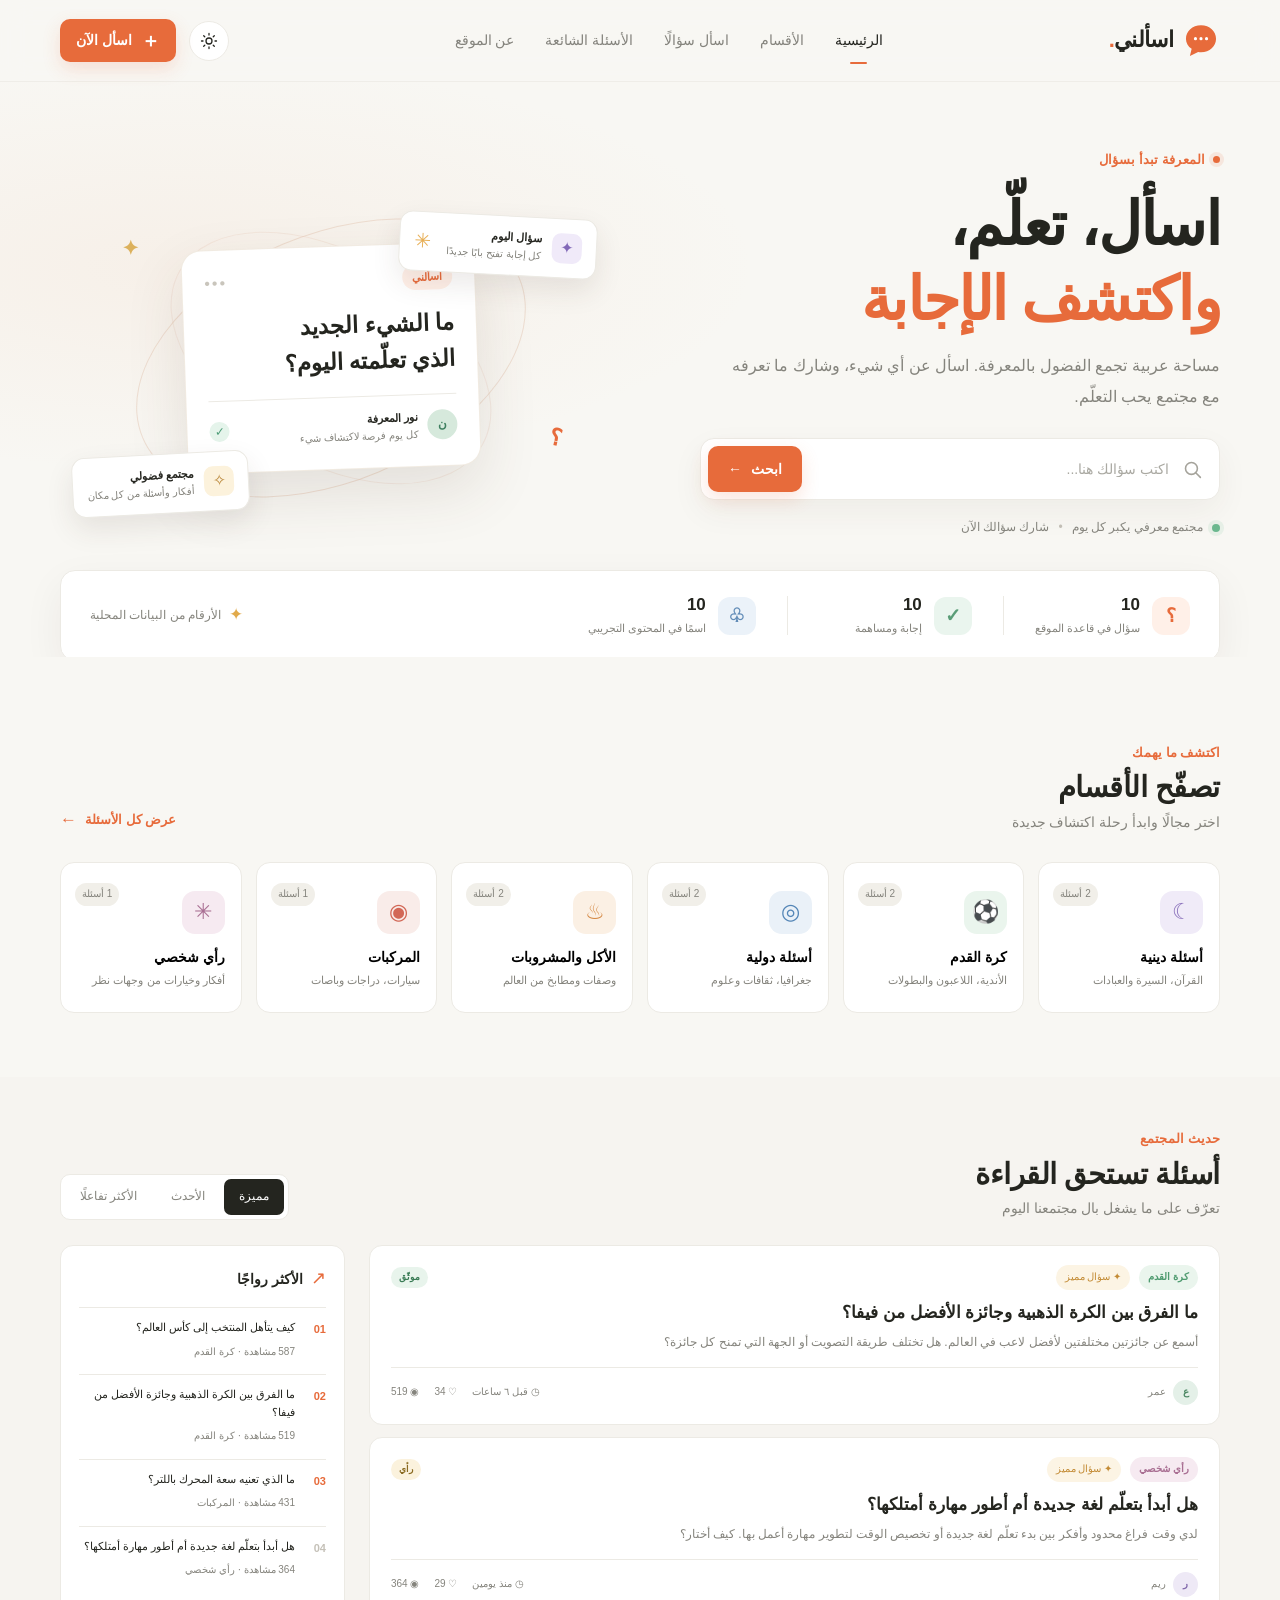
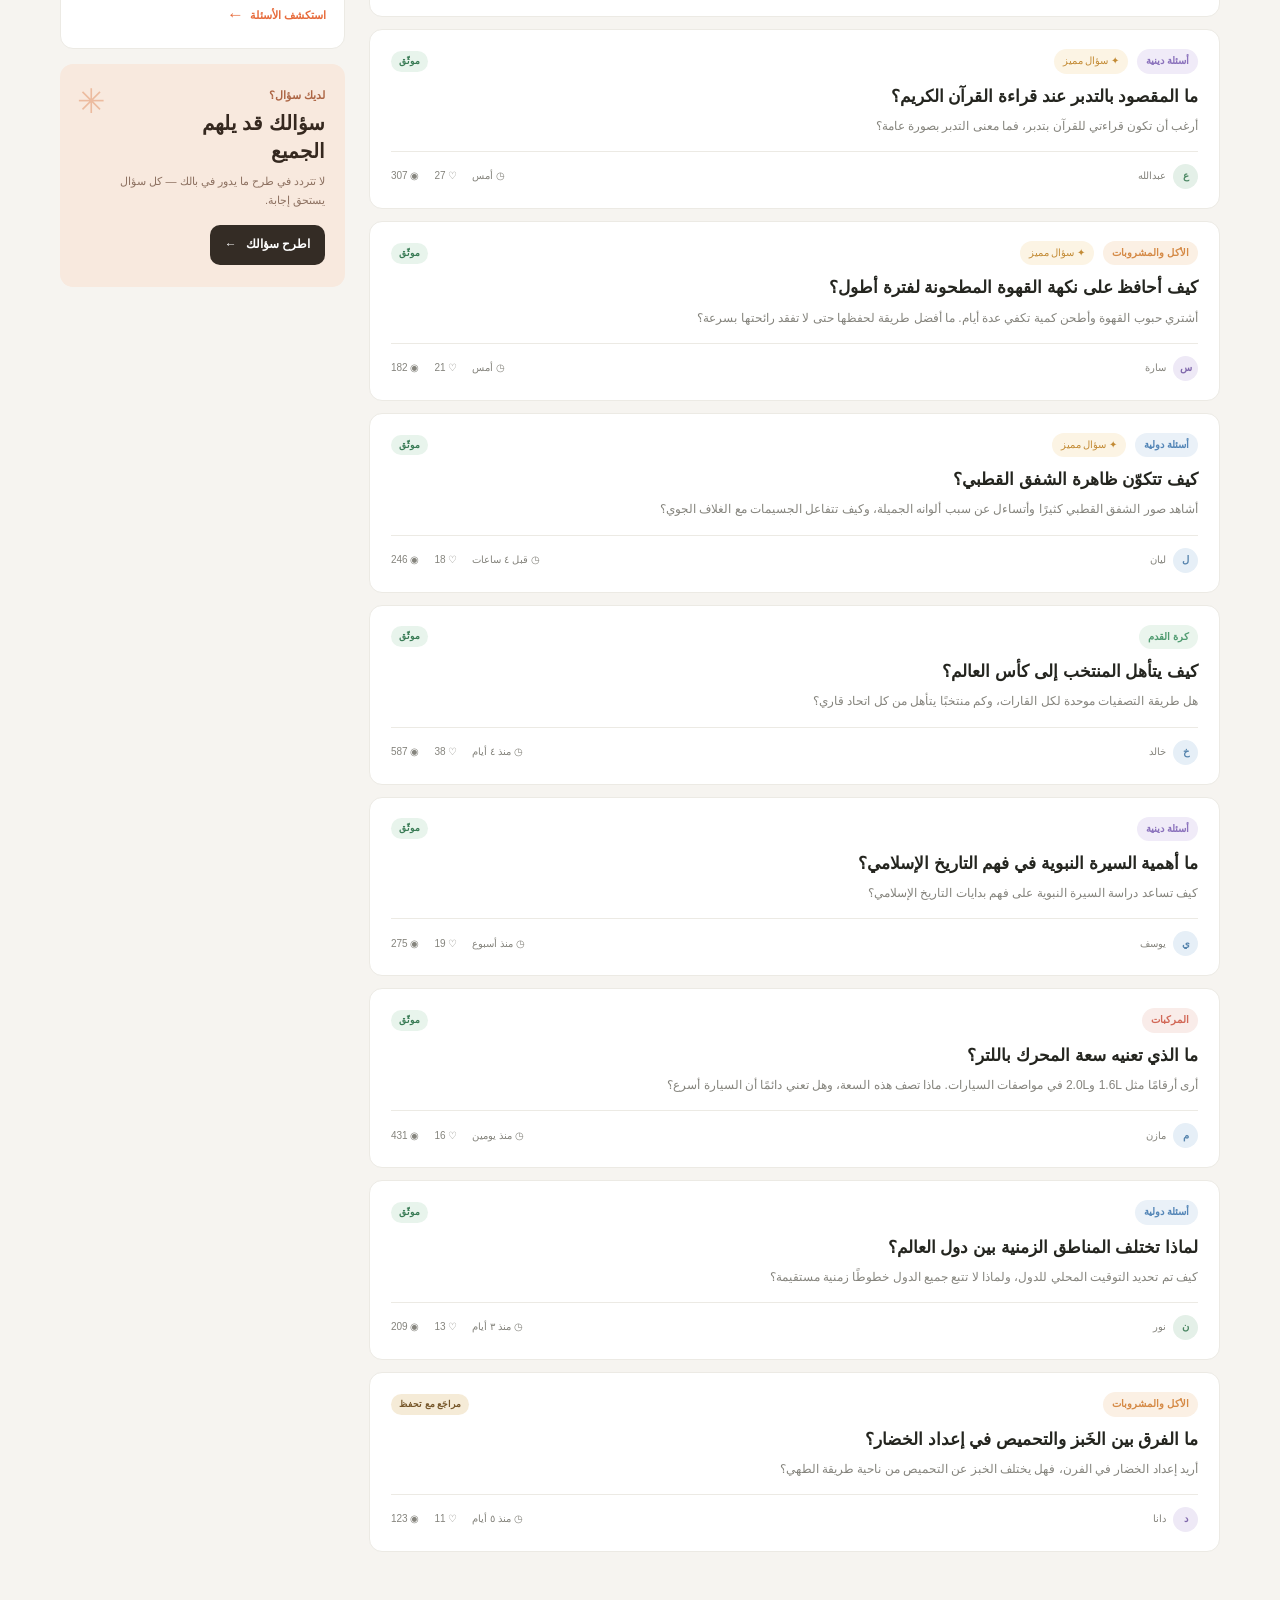
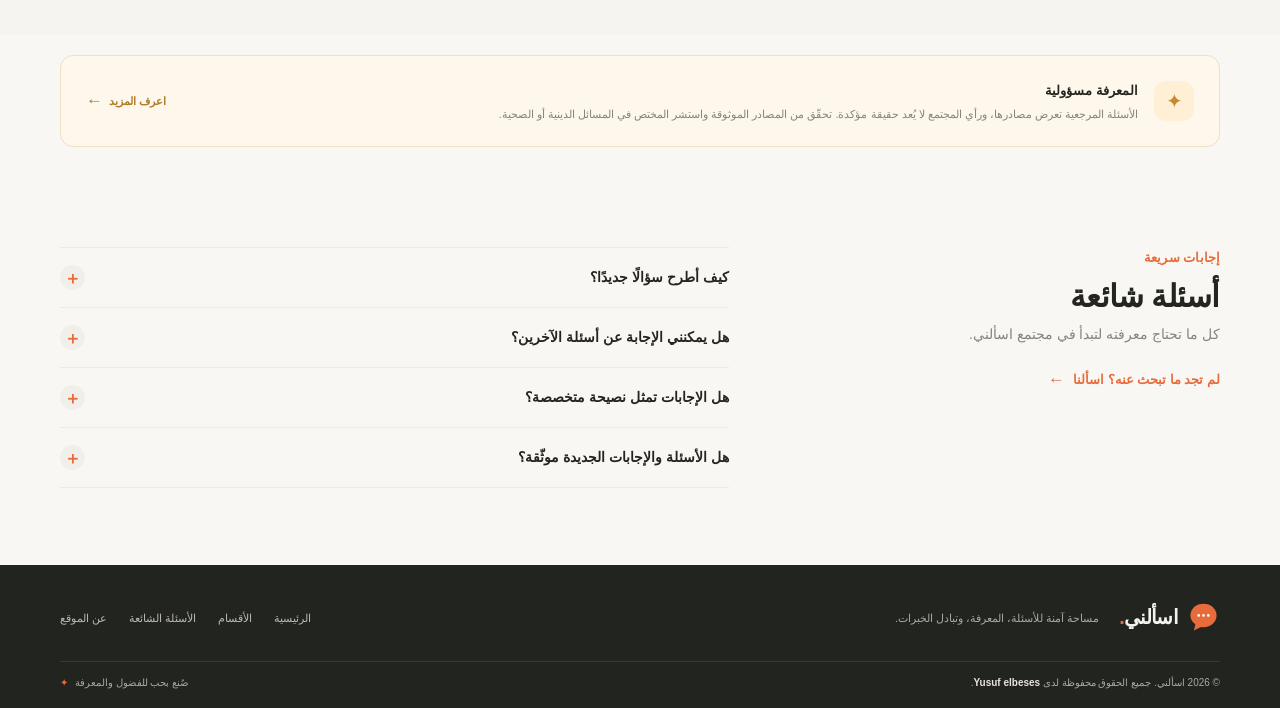
<file: index.html>
<!doctype html>
<html lang="ar" dir="rtl">
<head>
  <meta charset="utf-8">
  <meta name="viewport" content="width=device-width, initial-scale=1">
  <meta name="theme-color" content="#f7f5f0">
  <meta name="description" content="اسألني — اسأل، تعلّم، واكتشف الإجابة في مجتمع عربي متنوع.">
  <meta name="referrer" content="no-referrer">
  <meta http-equiv="Content-Security-Policy" content="default-src 'self'; base-uri 'self'; object-src 'none'; script-src 'self'; style-src 'self' https://fonts.googleapis.com; font-src 'self' https://fonts.gstatic.com data:; img-src 'self' data:; connect-src 'none'; form-action 'self'; frame-src 'none'; worker-src 'none'; media-src 'none'; manifest-src 'self'">
  <title>اسألني — اسأل، تعلّم، واكتشف الإجابة</title>
  <script src="security.js"></script>
  <link rel="stylesheet" href="style.css">
</head>
<body>
  <a class="skip-link" href="#main">انتقل إلى المحتوى</a>
  <header class="site-header">
    <div class="container header-inner">
      <a class="brand" href="#home" aria-label="اسألني، الرئيسية">
        <span class="brand-mark" aria-hidden="true"><svg viewBox="0 0 48 48"><path d="M24 4C13 4 5 11.5 5 21c0 5.4 2.7 9.8 7.2 12.8L10 43l10.4-5.2c1.2.2 2.4.3 3.6.3 11 0 19-7.5 19-17S35 4 24 4Z"/><path class="bubble-dot" d="M17 21h.1M24 21h.1M31 21h.1"/></svg></span>
        <span class="brand-name">اسألني<span class="brand-period">.</span></span>
      </a>
      <nav class="desktop-nav" aria-label="القائمة الرئيسية">
        <a class="nav-link active" href="#home">الرئيسية</a>
        <a class="nav-link" href="#categories">الأقسام</a>
        <a class="nav-link" href="#ask" data-open-ask>اسأل سؤالًا</a>
        <a class="nav-link" href="#faq">الأسئلة الشائعة</a>
        <a class="nav-link" href="#about">عن الموقع</a>
      </nav>
      <div class="header-actions">
        <button class="icon-button theme-toggle" type="button" aria-label="تفعيل الوضع الليلي" title="تبديل المظهر">
          <svg class="sun-icon" viewBox="0 0 24 24" aria-hidden="true"><circle cx="12" cy="12" r="4"/><path d="M12 2v2m0 16v2M4.93 4.93l1.42 1.42m11.3 11.3 1.42 1.42M2 12h2m16 0h2M4.93 19.07l1.42-1.42m11.3-11.3 1.42-1.42"/></svg>
          <svg class="moon-icon" viewBox="0 0 24 24" aria-hidden="true"><path d="M20.5 15.4A8.7 8.7 0 0 1 8.6 3.5 8.8 8.8 0 1 0 20.5 15.4Z"/></svg>
        </button>
        <button class="button button-primary header-ask" type="button" data-open-ask><span>＋</span> اسأل الآن</button>
      </div>
    </div>
  </header>

  <main id="main">
    <section class="hero-section" id="home">
      <div class="container hero-grid">
        <div class="hero-copy">
          <div class="eyebrow"><span class="eyebrow-dot"></span> المعرفة تبدأ بسؤال</div>
          <h1>اسأل، تعلّم،<br><span>واكتشف الإجابة</span></h1>
          <p class="hero-description">مساحة عربية تجمع الفضول بالمعرفة. اسأل عن أي شيء، وشارك ما تعرفه مع مجتمع يحب التعلّم.</p>
          <form class="hero-search" id="searchForm" role="search">
            <svg viewBox="0 0 24 24" aria-hidden="true"><circle cx="10.8" cy="10.8" r="6.8"/><path d="m16 16 5 5"/></svg>
            <input id="searchInput" type="search" placeholder="اكتب سؤالك هنا..." aria-label="ابحث في الأسئلة والإجابات" autocomplete="off">
            <button type="submit" class="button button-primary">ابحث <span aria-hidden="true">←</span></button>
          </form>
          <div class="hero-meta"><span class="online-dot"></span><span>مجتمع معرفي يكبر كل يوم</span><span class="meta-divider">•</span><span>شارك سؤالك الآن</span></div>
        </div>
        <div class="hero-art" aria-hidden="true">
          <div class="art-orbit orbit-one"></div><div class="art-orbit orbit-two"></div>
          <div class="art-card art-card-top"><span class="art-mini-icon icon-purple">✦</span><span><b>سؤال اليوم</b><small>كل إجابة تفتح بابًا جديدًا</small></span><span class="art-spark">✳</span></div>
          <div class="art-main-bubble"><div class="art-bubble-top"><span class="art-badge">اسألني</span><span class="art-dots">•••</span></div><div class="art-question">ما الشيء الجديد<br>الذي تعلّمته اليوم؟</div><div class="art-line"></div><div class="art-answer"><span class="answer-avatar">ن</span><span><b>نور المعرفة</b><small>كل يوم فرصة لاكتشاف شيء</small></span><span class="answer-check">✓</span></div></div>
          <div class="art-card art-card-bottom"><span class="art-mini-icon icon-yellow">✧</span><span><b>مجتمع فضولي</b><small>أفكار وأسئلة من كل مكان</small></span></div>
          <span class="art-floating float-one">؟</span><span class="art-floating float-two">✦</span>
        </div>
      </div>
      <div class="container stats-bar">
        <div class="stat-item"><span class="stat-icon stat-orange">؟</span><div><strong id="questionCount">—</strong><small>سؤال في قاعدة الموقع</small></div></div>
        <span class="stat-separator"></span>
        <div class="stat-item"><span class="stat-icon stat-green">✓</span><div><strong id="answerCount">—</strong><small>إجابة ومساهمة</small></div></div>
        <span class="stat-separator"></span>
        <div class="stat-item"><span class="stat-icon stat-blue">♧</span><div><strong id="memberCount">—</strong><small>اسمًا في المحتوى التجريبي</small></div></div>
        <div class="stats-note"><span class="note-star">✦</span> الأرقام من البيانات المحلية</div>
      </div>
    </section>

    <section class="section categories-section" id="categories">
      <div class="container">
        <div class="section-heading">
          <div><div class="section-kicker">اكتشف ما يهمك</div><h2>تصفّح الأقسام</h2><p>اختر مجالًا وابدأ رحلة اكتشاف جديدة</p></div>
          <a class="text-link" href="#questions" data-show-all>عرض كل الأسئلة <span>←</span></a>
        </div>
        <div class="category-grid" id="categoryGrid"></div>
      </div>
    </section>

    <section class="section questions-section" id="questions">
      <div class="container">
        <div class="section-heading question-heading">
          <div><div class="section-kicker">حديث المجتمع</div><h2 id="questionsTitle">أسئلة تستحق القراءة</h2><p id="questionsSubtitle">تعرّف على ما يشغل بال مجتمعنا اليوم</p></div>
          <div class="question-controls"><div class="question-tabs" role="tablist" aria-label="ترتيب الأسئلة"><button class="question-tab active" type="button" data-tab="featured" role="tab" aria-selected="true">مميزة</button><button class="question-tab" type="button" data-tab="new" role="tab" aria-selected="false">الأحدث</button><button class="question-tab" type="button" data-tab="popular" role="tab" aria-selected="false">الأكثر تفاعلًا</button></div></div>
        </div>
        <div class="content-layout">
          <div class="question-list" id="questionList" aria-live="polite"></div>
          <aside class="sidebar">
            <div class="sidebar-card trend-card"><div class="sidebar-title"><span class="trend-flame">↗</span><h3>الأكثر رواجًا</h3></div><div class="trend-list" id="trendList"></div><button class="sidebar-more" type="button" data-show-all>استكشف الأسئلة <span>←</span></button></div>
            <div class="sidebar-card contribution-card"><div class="contribution-deco">✳</div><div class="contribution-label">لديك سؤال؟</div><h3>سؤالك قد يلهم<br>الجميع</h3><p>لا تتردد في طرح ما يدور في بالك — كل سؤال يستحق إجابة.</p><button type="button" class="button button-dark" data-open-ask>اطرح سؤالك <span>←</span></button></div>
          </aside>
        </div>
        <div class="empty-state" id="emptyState" hidden><span>⌕</span><h3>لم نعثر على نتائج</h3><p>جرّب كلمات أخرى أو تصفّح الأقسام.</p><button class="button button-outline" type="button" data-show-all>عرض كل الأسئلة</button></div>
      </div>
    </section>

    <section class="notice-section" id="about">
      <div class="container notice-inner"><div class="notice-icon">✦</div><div><strong>المعرفة مسؤولية</strong><p>الأسئلة المرجعية تعرض مصادرها، ورأي المجتمع لا يُعد حقيقة مؤكدة. تحقّق من المصادر الموثوقة واستشر المختص في المسائل الدينية أو الصحية.</p></div><a href="#faq" class="notice-link">اعرف المزيد <span>←</span></a></div>
    </section>

    <section class="section faq-section" id="faq">
      <div class="container faq-layout"><div class="faq-intro"><div class="section-kicker">إجابات سريعة</div><h2>أسئلة شائعة</h2><p>كل ما تحتاج معرفته لتبدأ في مجتمع اسألني.</p><button class="text-link faq-ask" type="button" data-open-ask>لم تجد ما تبحث عنه؟ اسألنا <span>←</span></button></div>
        <div class="faq-list">
          <details><summary>كيف أطرح سؤالًا جديدًا؟<span class="faq-plus">＋</span></summary><p>اضغط على «اسأل الآن»، واختر القسم المناسب، ثم اكتب عنوان سؤالك وتفاصيله وأرسله.</p></details>
          <details><summary>هل يمكنني الإجابة عن أسئلة الآخرين؟<span class="faq-plus">＋</span></summary><p>نعم، افتح السؤال واكتب إجابتك في المساحة المخصصة. احرص على أن تكون واضحة ومحترمة.</p></details>
          <details><summary>هل الإجابات تمثل نصيحة متخصصة؟<span class="faq-plus">＋</span></summary><p>لا. المحتوى للمعلومات العامة وتبادل الآراء، ولا يحل محل الفتوى أو الاستشارة الطبية والمهنية.</p></details>
          <details><summary>هل الأسئلة والإجابات الجديدة موثّقة؟<span class="faq-plus">＋</span></summary><p>الأسئلة المرجعية المضافة إلى الموقع تُرفق بمصادرها، أما مشاركات الزوار فتُعرض بوضوح على أنها غير مراجعة حتى يتحقق منها محرر. هذا الإصدار المحلي لا يوفّر مراجعة بشرية أو حماية خادمية.</p></details>
        </div>
      </div>
    </section>
  </main>

  <footer class="site-footer"><div class="container footer-main"><a class="brand footer-brand" href="#home"><span class="brand-mark" aria-hidden="true"><svg viewBox="0 0 48 48"><path d="M24 4C13 4 5 11.5 5 21c0 5.4 2.7 9.8 7.2 12.8L10 43l10.4-5.2c1.2.2 2.4.3 3.6.3 11 0 19-7.5 19-17S35 4 24 4Z"/><path class="bubble-dot" d="M17 21h.1M24 21h.1M31 21h.1"/></svg></span><span class="brand-name">اسألني<span class="brand-period">.</span></span></a><p>مساحة آمنة للأسئلة، المعرفة، وتبادل الخبرات.</p><div class="footer-links"><a href="#home">الرئيسية</a><a href="#categories">الأقسام</a><a href="#faq">الأسئلة الشائعة</a><a href="#about">عن الموقع</a></div></div><div class="container footer-bottom"><span>© <span id="currentYear"></span> اسألني. جميع الحقوق محفوظة لدى <b>Yusuf elbeses</b>.</span><span class="footer-motto">صُنع بحب للفضول والمعرفة <span>✦</span></span></div></footer>

  <nav class="mobile-nav" aria-label="التنقل السريع"><a class="mobile-nav-item active" href="#home"><span>⌂</span><small>الرئيسية</small></a><a class="mobile-nav-item" href="#categories"><span>▦</span><small>الأقسام</small></a><button class="mobile-ask" type="button" data-open-ask aria-label="اسأل سؤالًا"><span>＋</span></button><a class="mobile-nav-item" href="#questions"><span>☷</span><small>الأسئلة</small></a><button class="mobile-nav-item mobile-theme" type="button"><span>◐</span><small>المظهر</small></button></nav>

  <div class="modal-backdrop" id="askModal" hidden><section class="modal" role="dialog" aria-modal="true" aria-labelledby="askModalTitle"><button class="modal-close" type="button" aria-label="إغلاق">×</button><div class="modal-icon">؟</div><div class="section-kicker">شارك فضولك</div><h2 id="askModalTitle">ما سؤالك اليوم؟</h2><p class="modal-intro">اكتب سؤالك بوضوح، وساعد الآخرين على فهم ما تبحث عنه.</p><form id="askForm" novalidate><label for="askCategory">القسم</label><select id="askCategory" required><option value="">اختر القسم المناسب</option></select><label for="askTitle">عنوان السؤال</label><input id="askTitle" type="text" maxlength="110" placeholder="مثال: كيف تعمل الأقمار الصناعية؟" required><div class="field-meta"><span>عنوان واضح يساعدك على الحصول على إجابة أفضل</span><span id="titleCount">0/110</span></div><label for="askBody">تفاصيل السؤال</label><textarea id="askBody" rows="4" maxlength="900" placeholder="أضف أي تفاصيل تساعد على فهم سؤالك..." required></textarea><div class="field-meta"><span>لا تضع بيانات شخصية أو معلومات حساسة</span><span id="bodyCount">0/900</span></div><div class="form-warning"><span>!</span><p>لا تكتب معلومات شخصية. هذا إصدار محلي: يُحفظ السؤال على هذا الجهاز ولا يُرسل إلى خادم أو يظهر للآخرين؛ المراجعة البشرية والحماية المتقدمة تحتاجان إلى خادم.</p></div><p class="form-error" id="formError" role="alert" hidden></p><button class="button button-primary submit-question" type="submit">إرسال السؤال <span>←</span></button></form></section></div>

  <div class="modal-backdrop" id="questionModal" hidden><section class="modal question-modal" role="dialog" aria-modal="true" aria-labelledby="detailTitle"><button class="modal-close" type="button" aria-label="إغلاق">×</button><div id="questionDetail"></div></section></div>
  <div class="toast" id="toast" role="status" aria-live="polite"></div>
  <script src="script.js"></script>
</body>
</html>
</file>
<file: style.css>
@import url('https://fonts.googleapis.com/css2?family=IBM+Plex+Sans+Arabic:wght@400;500;600;700&display=swap');
:root{--bg:#f8f7f3;--surface:#fff;--surface-soft:#f1efe9;--text:#24251f;--muted:#85847d;--line:#eceae4;--accent:#e76b3b;--accent-dark:#d75b30;--accent-pale:#fff0e8;--green:#4e9d78;--blue:#5687b8;--purple:#8f76c7;--shadow:0 14px 40px rgba(48,39,26,.06);--font:'IBM Plex Sans Arabic',Tahoma,Arial,sans-serif}
*{box-sizing:border-box}html{scroll-behavior:smooth;scroll-padding-top:92px}body{margin:0;background:var(--bg);color:var(--text);font-family:var(--font);line-height:1.65;transition:background .25s,color .25s}body.dark{--bg:#171916;--surface:#20231f;--surface-soft:#292c27;--text:#f0efe8;--muted:#aaa99f;--line:#333630;--accent-pale:#382920;--shadow:0 16px 36px rgba(0,0,0,.2)}button,input,textarea,select{font:inherit}button,a{-webkit-tap-highlight-color:transparent}button{cursor:pointer}a{color:inherit;text-decoration:none}.container{width:min(1160px,calc(100% - 48px));margin-inline:auto}.skip-link{position:absolute;top:-60px;right:16px;z-index:100;background:var(--text);color:var(--surface);padding:10px 16px;border-radius:9px}.skip-link:focus{top:10px}.site-header{height:82px;position:sticky;top:0;z-index:30;background:color-mix(in srgb,var(--bg) 92%,transparent);backdrop-filter:blur(14px);border-bottom:1px solid color-mix(in srgb,var(--line) 75%,transparent)}.header-inner{height:100%;display:flex;align-items:center;justify-content:space-between;gap:26px}.brand{display:inline-flex;align-items:center;gap:9px;flex-shrink:0}.brand-mark{width:38px;height:38px;display:grid;place-items:center}.brand-mark svg{width:38px;fill:var(--accent)}.brand-mark .bubble-dot{fill:none;stroke:#fff;stroke-width:4;stroke-linecap:round;stroke-dasharray:0 7}.brand-name{font-size:22px;font-weight:700;letter-spacing:-.7px}.brand-period{color:var(--accent)}.desktop-nav{display:flex;align-items:center;gap:31px;margin-inline:auto}.nav-link{color:var(--muted);font-size:14px;font-weight:500;transition:color .2s}.nav-link:hover,.nav-link.active{color:var(--text)}.nav-link.active{position:relative}.nav-link.active:after{content:"";position:absolute;height:2px;width:17px;background:var(--accent);bottom:-12px;right:calc(50% - 8px);border-radius:4px}.header-actions{display:flex;align-items:center;gap:13px}.icon-button{width:40px;height:40px;border:1px solid var(--line);border-radius:50%;background:var(--surface);color:var(--text);display:grid;place-items:center}.icon-button svg{width:18px;fill:none;stroke:currentColor;stroke-width:1.7;stroke-linecap:round;stroke-linejoin:round}.moon-icon{display:none}.dark .sun-icon{display:none}.dark .moon-icon{display:block}.button{border:0;border-radius:10px;padding:12px 19px;display:inline-flex;align-items:center;justify-content:center;gap:9px;font-weight:600;font-size:14px;transition:transform .2s,background .2s,color .2s;white-space:nowrap}.button:hover{transform:translateY(-2px)}.button-primary{background:var(--accent);color:#fff;box-shadow:0 7px 18px rgba(231,107,59,.18)}.button-primary:hover{background:var(--accent-dark)}.header-ask{padding:10px 16px}.header-ask>span{font-size:19px;line-height:1}.hero-section{padding:67px 0 0;position:relative;overflow:hidden;background:radial-gradient(ellipse at 14% 32%,rgba(240,204,179,.17),transparent 37%)}.hero-grid{display:grid;grid-template-columns:1.03fr .97fr;align-items:center;min-height:390px;gap:44px}.hero-copy{padding-bottom:28px}.eyebrow,.section-kicker{color:var(--accent);font-size:13px;font-weight:600;letter-spacing:.1px}.eyebrow{display:flex;align-items:center;gap:8px;margin-bottom:17px}.eyebrow-dot{width:7px;height:7px;background:var(--accent);border-radius:50%;box-shadow:0 0 0 4px rgba(231,107,59,.12)}h1,h2,h3,p{margin-top:0}.hero-copy h1{font-size:clamp(42px,5vw,60px);line-height:1.25;letter-spacing:-1.7px;margin:0 0 14px;font-weight:700}.hero-copy h1 span{color:var(--accent)}.hero-description{color:var(--muted);font-size:16px;max-width:500px;line-height:1.9;margin-bottom:26px}.hero-search{height:62px;max-width:520px;padding:7px;background:var(--surface);border:1px solid var(--line);border-radius:14px;display:flex;align-items:center;gap:11px;box-shadow:0 12px 32px rgba(64,52,36,.055)}.hero-search>svg{width:21px;margin-right:9px;fill:none;stroke:#a5a39b;stroke-width:1.8;stroke-linecap:round}.hero-search input{min-width:0;flex:1;border:0;outline:0;background:transparent;color:var(--text);font-size:14px}.hero-search input::placeholder{color:#aaa9a2}.hero-search .button{height:46px;padding:0 20px}.hero-meta{display:flex;align-items:center;gap:9px;color:var(--muted);font-size:12px;margin-top:18px}.online-dot{width:8px;height:8px;border-radius:50%;background:#6bb88e;box-shadow:0 0 0 4px rgba(107,184,142,.12)}.meta-divider{color:#c2beb5}.hero-art{height:360px;position:relative;display:grid;place-items:center}.art-orbit{position:absolute;border:1px solid rgba(228,197,178,.5);border-radius:50%;transform:rotate(-23deg)}.orbit-one{width:410px;height:248px}.orbit-two{width:350px;height:210px;transform:rotate(30deg);border-color:rgba(228,197,178,.27)}.art-main-bubble{position:relative;z-index:2;width:294px;min-height:224px;border-radius:20px;padding:20px 22px;background:var(--surface);box-shadow:0 24px 60px rgba(81,61,42,.12);transform:rotate(-2deg);border:1px solid rgba(238,231,219,.8)}.art-bubble-top{display:flex;justify-content:space-between;align-items:center}.art-badge{font-size:11px;color:var(--accent);background:var(--accent-pale);border-radius:20px;padding:4px 10px;font-weight:600}.art-dots{letter-spacing:2px;color:#c9c5bc}.art-question{font-size:23px;line-height:1.55;font-weight:700;margin:16px 0 16px}.art-line{height:1px;background:var(--line);margin-bottom:13px}.art-answer{display:flex;gap:9px;align-items:center}.answer-avatar{width:30px;height:30px;background:#d6e9dc;color:#3f8060;border-radius:50%;display:grid;place-items:center;font-size:12px;font-weight:700}.art-answer b,.art-answer small,.art-card b,.art-card small{display:block}.art-answer b,.art-card b{font-size:11px}.art-answer small,.art-card small{font-size:10px;color:var(--muted);margin-top:1px}.answer-check{margin-right:auto;width:20px;height:20px;border-radius:50%;background:#e5f4eb;color:#4e9d78;display:grid;place-items:center;font-size:12px}.art-card{position:absolute;z-index:3;display:flex;align-items:center;gap:10px;padding:11px 14px;background:var(--surface);border-radius:13px;box-shadow:0 12px 28px rgba(70,51,36,.1);border:1px solid var(--line)}.art-card-top{top:37px;right:4px;transform:rotate(3deg)}.art-card-bottom{bottom:24px;left:12px;transform:rotate(-3deg)}.art-mini-icon{width:30px;height:30px;display:grid;place-items:center;border-radius:9px;font-size:16px}.icon-purple{color:#8269b8;background:#f0eaf9}.icon-yellow{color:#ba873a;background:#fcf2dc}.art-spark{font-size:20px;color:#e7ae54;margin-right:6px}.art-floating{position:absolute;font-size:23px;color:var(--accent);font-weight:700}.float-one{right:40px;bottom:81px;transform:rotate(12deg)}.float-two{top:54px;left:62px;color:#dcb15c;font-size:20px}.stats-bar{position:relative;z-index:4;min-height:91px;background:var(--surface);border:1px solid var(--line);border-radius:15px;box-shadow:var(--shadow);display:flex;align-items:center;padding:16px 29px;gap:31px;transform:translateY(4px)}.stat-item{display:flex;align-items:center;gap:12px;min-width:153px}.stat-icon{width:38px;height:38px;border-radius:12px;display:grid;place-items:center;font-weight:700;font-size:19px}.stat-orange{background:#fff0e8;color:#e76b3b}.stat-green{background:#eaf5ee;color:#5a9d77}.stat-blue{background:#ebf2f9;color:#638db8}.stat-item strong,.stat-item small{display:block}.stat-item strong{font-size:17px;line-height:1.25}.stat-item small{font-size:11px;color:var(--muted);margin-top:3px}.stat-separator{height:39px;width:1px;background:var(--line)}.stats-note{margin-right:auto;color:var(--muted);font-size:12px;display:flex;align-items:center;gap:8px}.note-star{color:#e1aa4b;font-size:17px}.section{padding:83px 0}.categories-section{padding-top:85px;padding-bottom:64px}.section-heading{display:flex;justify-content:space-between;align-items:end;gap:24px;margin-bottom:28px}.section-heading h2,.faq-intro h2{font-size:29px;letter-spacing:-.5px;margin:4px 0 3px;line-height:1.4}.section-heading p,.faq-intro>p{color:var(--muted);font-size:14px;margin-bottom:0}.text-link{color:var(--accent);font-weight:600;font-size:13px;display:inline-flex;gap:8px;align-items:center}.text-link span,.notice-link span,.sidebar-more span{font-size:17px;transition:transform .2s}.text-link:hover span,.notice-link:hover span,.sidebar-more:hover span{transform:translateX(-3px)}.category-grid{display:grid;grid-template-columns:repeat(6,1fr);gap:14px}.category-card{position:relative;min-height:151px;background:var(--surface);border:1px solid var(--line);border-radius:14px;padding:19px 16px 15px;cursor:pointer;transition:transform .2s,border-color .2s,box-shadow .2s;overflow:hidden;text-align:right}.category-card:hover{transform:translateY(-4px);box-shadow:var(--shadow);border-color:color-mix(in srgb,var(--cat-color) 45%,var(--line))}.category-card.is-active{border-color:var(--cat-color);box-shadow:0 0 0 2px color-mix(in srgb,var(--cat-color) 16%,transparent)}.category-icon{width:43px;height:43px;border-radius:13px;background:var(--cat-bg);color:var(--cat-color);display:grid;place-items:center;font-size:22px;margin-bottom:12px}.category-card h3{font-size:14px;margin:0 0 2px;font-weight:600}.category-card p{font-size:11px;color:var(--muted);margin:0}.category-count{position:absolute;top:20px;left:14px;color:var(--muted);font-size:10px;background:var(--surface-soft);padding:3px 7px;border-radius:20px}.questions-section{padding:51px 0 83px;background:color-mix(in srgb,var(--surface-soft) 35%,var(--bg))}.question-heading{align-items:end;margin-bottom:25px}.question-controls{display:flex;gap:12px;align-items:center}.question-tabs{display:flex;gap:4px;background:var(--surface);padding:4px;border-radius:10px;border:1px solid var(--line)}.question-tab{border:0;background:transparent;color:var(--muted);padding:8px 15px;border-radius:7px;font-size:12px;font-weight:500}.question-tab.active{background:var(--text);color:var(--surface)}.content-layout{display:grid;grid-template-columns:minmax(0,1fr) 285px;gap:24px;align-items:start}.question-list{display:flex;flex-direction:column;gap:12px}.question-card{background:var(--surface);border:1px solid var(--line);border-radius:13px;padding:19px 21px;transition:box-shadow .2s,border-color .2s;cursor:pointer}.question-card:hover{border-color:#e1d8cc;box-shadow:0 9px 24px rgba(47,39,29,.055)}.question-card-top{display:flex;align-items:center;gap:9px;margin-bottom:9px}.category-pill{font-size:10px;font-weight:600;border-radius:30px;padding:4px 9px;background:var(--cat-bg);color:var(--cat-color)}.featured-label{font-size:10px;color:#c38b35;background:#fcf4e4;border-radius:30px;padding:4px 9px}.question-card h3{font-size:17px;line-height:1.6;margin:0 0 5px;font-weight:600}.question-excerpt{font-size:12px;line-height:1.85;color:var(--muted);margin:0 0 14px}.question-card-bottom{border-top:1px solid var(--line);padding-top:12px;display:flex;align-items:center;gap:15px;color:var(--muted);font-size:10px}.question-author{display:flex;align-items:center;gap:7px;margin-left:auto}.author-avatar{width:25px;height:25px;display:grid;place-items:center;border-radius:50%;font-size:10px;font-weight:600;color:#725d49;background:#f0e6dc}.author-avatar.green{background:#e4f0e8;color:#4b8763}.author-avatar.blue{background:#e6eff7;color:#5684ad}.author-avatar.purple{background:#eee9f6;color:#8169ac}.question-metric{display:inline-flex;align-items:center;gap:5px}.question-metric svg{width:13px;height:13px;stroke:currentColor;fill:none;stroke-width:1.6}.sidebar{display:flex;flex-direction:column;gap:15px}.sidebar-card{background:var(--surface);border:1px solid var(--line);border-radius:13px;padding:18px}.sidebar-title{display:flex;align-items:center;gap:8px;margin-bottom:13px}.sidebar-title h3{font-size:14px;margin:0}.trend-flame{color:#e76b3b;font-size:18px}.trend-list{display:flex;flex-direction:column}.trend-item{border-top:1px solid var(--line);padding:11px 0;display:grid;grid-template-columns:23px 1fr;gap:8px;align-items:start;cursor:pointer}.trend-number{font-size:11px;color:#c5c1b8;font-weight:600;padding-top:1px}.trend-item:nth-child(-n+3) .trend-number{color:var(--accent)}.trend-item strong{display:block;font-size:11px;line-height:1.6;font-weight:500}.trend-item small{font-size:10px;color:var(--muted)}.sidebar-more{border:0;background:transparent;color:var(--accent);font-size:11px;font-weight:600;padding:9px 0 0;display:flex;gap:6px;align-items:center}.contribution-card{background:#f8e9de;border:0;position:relative;overflow:hidden;padding:22px 20px;color:#35281f}.dark .contribution-card{background:#3a2b22;color:#f3e9e1}.contribution-deco{position:absolute;top:9px;left:17px;font-size:34px;color:#e6a47e;opacity:.65}.contribution-label{font-size:11px;color:#ac6544;font-weight:600;margin-bottom:5px}.contribution-card h3{font-size:20px;line-height:1.4;margin:0 0 7px}.contribution-card p{font-size:11px;line-height:1.8;color:#8d7161;margin:0 0 14px;max-width:220px}.dark .contribution-card p{color:#c8ad9c}.button-dark{background:#342c25;color:#fff;padding:10px 15px;font-size:12px}.button-dark:hover{background:#211d19}.empty-state{text-align:center;padding:50px 16px;color:var(--muted)}.empty-state>span{font-size:40px;color:var(--accent)}.empty-state h3{color:var(--text);margin:7px 0}.empty-state p{font-size:13px}.button-outline{background:transparent;border:1px solid var(--line);color:var(--text)}.notice-section{padding:20px 0}.notice-inner{padding:21px 25px;border:1px solid #f0dfc3;background:color-mix(in srgb,#fff8e8 70%,var(--bg));border-radius:13px;display:flex;align-items:center;gap:16px}.dark .notice-inner{background:#302b20;border-color:#51432a}.notice-icon{width:40px;height:40px;border-radius:12px;background:#fff0d5;color:#c58a32;display:grid;place-items:center;font-size:20px;flex-shrink:0}.notice-inner strong{font-size:13px}.notice-inner p{margin:2px 0 0;color:var(--muted);font-size:11px;line-height:1.8}.notice-link{margin-right:auto;flex-shrink:0;color:#b17b27;font-size:11px;font-weight:600;display:flex;align-items:center;gap:6px}.faq-section{padding-top:80px;padding-bottom:77px}.faq-layout{display:grid;grid-template-columns:.75fr 1.25fr;gap:90px}.faq-intro h2{font-size:31px;margin:6px 0 5px}.faq-intro>p{margin-bottom:20px}.faq-ask{border:0;background:none;padding:0}.faq-list details{border-bottom:1px solid var(--line);padding:0}.faq-list details:first-child{border-top:1px solid var(--line)}.faq-list summary{list-style:none;display:flex;justify-content:space-between;align-items:center;gap:14px;padding:17px 0;cursor:pointer;font-weight:600;font-size:14px}.faq-list summary::-webkit-details-marker{display:none}.faq-plus{width:25px;height:25px;display:grid;place-items:center;border-radius:50%;background:var(--surface-soft);color:var(--accent);font-size:17px;transition:transform .2s}.faq-list details[open] .faq-plus{transform:rotate(45deg)}.faq-list details p{font-size:12px;color:var(--muted);line-height:1.9;margin:0;padding:0 0 17px;max-width:620px}.site-footer{background:#22241f;color:#f4f2ec;padding:36px 0 16px}.footer-main{display:flex;align-items:center;gap:20px;padding-bottom:27px}.footer-brand .brand-name{font-size:20px}.footer-brand .brand-mark{width:33px;height:33px}.footer-brand .brand-mark svg{width:33px}.footer-main>p{color:#aaa99f;font-size:11px;margin:0}.footer-links{margin-right:auto;display:flex;gap:22px}.footer-links a{font-size:11px;color:#bbb9b0}.footer-links a:hover{color:#fff}.footer-bottom{border-top:1px solid #393a35;padding-top:13px;display:flex;justify-content:space-between;gap:15px;color:#aaa99f;font-size:10px}.footer-bottom b{color:#e8e4dc;font-weight:600}.footer-motto span{color:#e76b3b;margin-right:4px}.mobile-nav{display:none}.modal-backdrop{position:fixed;inset:0;z-index:60;background:rgba(25,25,22,.52);backdrop-filter:blur(4px);display:grid;place-items:center;padding:18px;overflow-y:auto}.modal-backdrop[hidden]{display:none}.modal{position:relative;width:min(100%,490px);max-height:calc(100vh - 36px);overflow-y:auto;background:var(--surface);border:1px solid var(--line);border-radius:19px;padding:31px 34px;box-shadow:0 25px 90px rgba(0,0,0,.23);animation:modal-in .2s ease-out}@keyframes modal-in{from{opacity:0;transform:translateY(12px) scale(.99)}to{opacity:1;transform:none}}.modal-close{position:absolute;top:15px;left:16px;width:33px;height:33px;border:0;background:var(--surface-soft);color:var(--muted);border-radius:50%;font-size:22px;line-height:1}.modal-icon{width:47px;height:47px;border-radius:14px;background:var(--accent-pale);color:var(--accent);display:grid;place-items:center;font-size:25px;margin-bottom:14px}.modal h2{font-size:25px;margin:4px 0}.modal-intro{font-size:12px;color:var(--muted);margin:5px 0 22px}.modal form{display:flex;flex-direction:column}.modal label{font-weight:600;font-size:12px;margin:12px 0 6px}.modal input,.modal select,.modal textarea{border:1px solid var(--line);background:var(--bg);color:var(--text);border-radius:9px;padding:11px 12px;outline:0;font-size:13px;resize:vertical}.modal input:focus,.modal select:focus,.modal textarea:focus{border-color:var(--accent);box-shadow:0 0 0 3px rgba(231,107,59,.11)}.modal input::placeholder,.modal textarea::placeholder{color:#aaa9a2}.field-meta{display:flex;justify-content:space-between;gap:8px;color:var(--muted);font-size:10px;margin-top:4px}.form-warning{margin-top:17px;padding:11px 12px;background:#fff7e8;border:1px solid #f2e6ce;border-radius:9px;display:flex;gap:8px;align-items:flex-start}.dark .form-warning{background:#302a1e;border-color:#51432a}.form-warning>span{width:17px;height:17px;border-radius:50%;background:#e9b751;color:#fff;display:grid;place-items:center;flex-shrink:0;font-size:11px;font-weight:700}.form-warning p{font-size:10px;color:#8b7247;line-height:1.8;margin:0}.dark .form-warning p{color:#d3bc8b}.form-error{color:#c64135;background:#fff0ee;border-radius:8px;padding:9px 11px;font-size:11px;margin:11px 0 0}.submit-question{width:100%;margin-top:16px}.question-modal{width:min(100%,650px)}.detail-category{display:inline-flex;margin:5px 0 13px}.detail-title{font-size:24px;line-height:1.5;margin:0 0 9px}.detail-meta{display:flex;gap:14px;align-items:center;color:var(--muted);font-size:11px;margin-bottom:20px}.detail-body{font-size:14px;line-height:2;color:var(--text);white-space:pre-wrap}.detail-answer{background:var(--surface-soft);border-radius:12px;padding:17px;margin:18px 0}.answer-label{font-size:11px;color:var(--green);font-weight:700;margin-bottom:7px}.detail-answer p{font-size:13px;line-height:1.9;margin:0;white-space:pre-wrap}.detail-actions{display:flex;align-items:center;gap:9px;margin:14px 0 19px}.reaction-button{border:1px solid var(--line);border-radius:8px;padding:7px 10px;background:var(--surface);color:var(--muted);font-size:11px}.reaction-button.selected{border-color:#76b890;background:#edf7f0;color:#3d8860}.reaction-button.dislike.selected{border-color:#d99189;background:#fff1ef;color:#af5c52}.detail-answer-form{border-top:1px solid var(--line);padding-top:14px}.detail-answer-form label{display:block}.detail-answer-form textarea{width:100%;margin-bottom:9px}.similar-list{border-top:1px solid var(--line);padding-top:13px;margin-top:16px}.similar-list h3{font-size:13px;margin:0 0 8px}.similar-link{display:block;color:var(--accent);font-size:11px;padding:5px 0;cursor:pointer}.toast{position:fixed;z-index:90;bottom:25px;left:50%;transform:translate(-50%,15px);background:#252720;color:#fff;border-radius:10px;padding:11px 18px;font-size:12px;box-shadow:0 8px 25px rgba(0,0,0,.18);opacity:0;pointer-events:none;transition:opacity .2s,transform .2s}.toast.show{opacity:1;transform:translate(-50%,0)}
@media(max-width:1050px){.desktop-nav{gap:19px}.category-grid{grid-template-columns:repeat(3,1fr)}.category-card{min-height:140px}.content-layout{grid-template-columns:minmax(0,1fr) 250px}.hero-grid{gap:20px}.stats-bar{gap:20px}}
@media(max-width:800px){.container{width:min(100% - 36px,650px)}.site-header{height:70px}.desktop-nav{display:none}.header-inner{gap:10px}.header-actions{margin-right:auto}.hero-section{padding-top:39px}.hero-grid{grid-template-columns:1fr;gap:4px;min-height:0}.hero-copy{padding-bottom:5px}.hero-copy h1{font-size:48px}.hero-description{font-size:14px;max-width:530px}.hero-art{height:300px;max-width:500px;width:100%;margin:0 auto}.art-orbit.orbit-one{width:380px;height:225px}.stats-bar{padding:14px 16px;gap:14px;min-height:82px}.stat-item{min-width:auto;gap:8px}.stat-icon{width:33px;height:33px}.stat-item strong{font-size:15px}.stats-note{display:none}.section{padding:65px 0}.categories-section{padding-top:64px;padding-bottom:45px}.content-layout{grid-template-columns:1fr}.sidebar{display:grid;grid-template-columns:1fr 1fr}.questions-section{padding:45px 0 60px}.faq-layout{grid-template-columns:1fr;gap:29px}.faq-section{padding:60px 0}.footer-main{flex-wrap:wrap}.footer-main>p{flex-basis:100%;order:2}.footer-links{margin-right:auto}.notice-inner{align-items:flex-start}.notice-link{align-self:center}}
@media(max-width:560px){.container{width:calc(100% - 32px)}.site-header{height:64px}.brand-mark,.brand-mark svg{width:33px;height:33px}.brand-name{font-size:20px}.header-ask{display:none}.icon-button{width:36px;height:36px}.hero-section{padding-top:33px}.hero-copy h1{font-size:43px;letter-spacing:-1.2px}.hero-description{font-size:13px;line-height:1.8;margin-bottom:19px}.hero-search{height:56px;border-radius:12px}.hero-search .button{height:42px;padding:0 14px;font-size:12px}.hero-search input{font-size:12px}.hero-meta{font-size:10px;margin-top:13px}.hero-art{height:267px;transform:scale(.9);transform-origin:top center;margin-bottom:-22px}.art-main-bubble{width:265px;padding:17px}.art-question{font-size:21px}.art-card-top{right:0;top:25px}.art-card-bottom{left:0;bottom:8px}.orbit-one{max-width:100%}.stats-bar{border-radius:12px;padding:12px 10px;gap:8px;justify-content:space-around}.stat-item{gap:6px}.stat-icon{width:29px;height:29px;border-radius:9px;font-size:15px}.stat-item strong{font-size:13px}.stat-item small{font-size:9px}.stat-separator{height:31px}.section-heading{align-items:flex-start;flex-direction:column;gap:14px;margin-bottom:21px}.section-heading h2{font-size:25px}.section-heading p{font-size:12px}.section{padding:55px 0}.categories-section{padding-top:55px;padding-bottom:39px}.category-grid{grid-template-columns:repeat(2,1fr);gap:10px}.category-card{min-height:131px;padding:15px 13px}.category-icon{width:38px;height:38px;margin-bottom:8px;font-size:20px}.category-card h3{font-size:13px}.question-heading{gap:18px}.question-controls{width:100%;overflow-x:auto}.question-tabs{width:100%;justify-content:space-between}.question-tab{padding:8px 11px;font-size:11px}.question-card{padding:15px}.question-card h3{font-size:15px}.question-excerpt{font-size:11px}.question-card-bottom{gap:9px;font-size:9px}.question-author{gap:5px}.sidebar{grid-template-columns:1fr}.contribution-card{display:none}.notice-inner{padding:15px;gap:10px;flex-wrap:wrap}.notice-icon{width:34px;height:34px}.notice-inner>div:nth-child(2){flex:1}.notice-inner p{font-size:10px}.notice-link{margin-right:44px;margin-top:-5px}.faq-layout{gap:23px}.faq-intro h2{font-size:27px}.faq-list summary{font-size:12px}.site-footer{padding:28px 0 76px}.footer-main{gap:12px}.footer-main>p{font-size:10px}.footer-links{width:100%;order:3;justify-content:space-between;gap:7px;margin:3px 0 0}.footer-links a{font-size:10px}.footer-bottom{font-size:9px;flex-direction:column;gap:6px}.footer-motto{display:none}.mobile-nav{position:fixed;z-index:40;bottom:0;right:0;left:0;height:63px;padding:5px 12px calc(5px + env(safe-area-inset-bottom));background:color-mix(in srgb,var(--surface) 94%,transparent);backdrop-filter:blur(15px);border-top:1px solid var(--line);display:flex;justify-content:space-around;align-items:center}.mobile-nav-item{width:54px;border:0;background:transparent;color:#aaa99f;display:flex;flex-direction:column;align-items:center;gap:0;padding:1px}.mobile-nav-item span{font-size:20px;line-height:1.1}.mobile-nav-item small{font-size:9px}.mobile-nav-item.active{color:var(--accent)}.mobile-ask{width:46px;height:46px;border:4px solid var(--bg);background:var(--accent);color:white;border-radius:50%;display:grid;place-items:center;margin-top:-23px;box-shadow:0 5px 13px rgba(231,107,59,.3)}.mobile-ask span{font-size:28px;font-weight:300;line-height:1}.modal{padding:26px 21px;border-radius:16px}.modal h2{font-size:22px}.modal-backdrop{padding:12px}.detail-title{font-size:21px}.detail-meta{flex-wrap:wrap;gap:8px 12px}.toast{width:max-content;max-width:calc(100% - 32px);text-align:center;bottom:76px}}
@media(prefers-reduced-motion:reduce){*,*::before,*::after{scroll-behavior:auto!important;animation-duration:.01ms!important;animation-iteration-count:1!important;transition-duration:.01ms!important}}

/* Trust, citations, moderation and local-only safety states */
body.modal-open{overflow:hidden}.review-status{display:inline-flex;align-items:center;border-radius:999px;padding:3px 8px;font-size:9px;font-weight:600;white-space:nowrap}.status-verified{color:#397b55;background:#e8f4ec}.status-opinion{color:#8a6a20;background:#fbf2dd}.status-pending{color:#a4563d;background:#fff0e9}.dark .status-verified{color:#a8d9b7;background:#243c2d}.dark .status-opinion{color:#e5c778;background:#413821}.dark .status-pending{color:#e6a18c;background:#412c25}.content-caveat{font-size:11px;color:#8d6c33;background:#fff7e8;border:1px solid #f0e2c5;padding:10px 12px;border-radius:9px;margin-top:12px}.dark .content-caveat{background:#302a1e;border-color:#51432a;color:#dfc785}.sources-box{border:1px solid var(--line);border-radius:11px;padding:13px 15px;margin:12px 0 18px;background:var(--surface)}.sources-box h3{font-size:12px;margin:0 0 8px;color:var(--text)}.sources-box ul{list-style:none;padding:0;margin:0;display:grid;gap:9px}.sources-box li{display:grid;gap:2px}.sources-box a{font-size:11px;color:var(--accent);font-weight:600;text-decoration:underline;text-underline-offset:3px;overflow-wrap:anywhere}.sources-box small{font-size:10px;color:var(--muted);line-height:1.7}.community-answer{border:1px dashed #e5c6aa;background:color-mix(in srgb,var(--accent-pale) 45%,var(--surface))}.community-answer .answer-label{color:#a35b3b}.community-answer>small,.answer-disclaimer{font-size:10px;color:var(--muted)}.answer-disclaimer{display:block;margin:-4px 0 10px}.question-card-top .review-status{margin-right:auto}
.status-partial{color:#76572a;background:#f5ebd7}.dark .status-partial{color:#e3c992;background:#3d3322}
.cat-religion{--cat-color:#8b72bc;--cat-bg:#f0ebf8}.cat-football{--cat-color:#4f9b70;--cat-bg:#eaf5ed}.cat-world{--cat-color:#5486b7;--cat-bg:#eaf1f8}.cat-food{--cat-color:#d58a46;--cat-bg:#fbf0e4}.cat-vehicles{--cat-color:#d26857;--cat-bg:#f9ece9}.cat-opinion{--cat-color:#a96f93;--cat-bg:#f6eaf1}

.hp-field{position:absolute!important;left:-9999px;width:1px;height:1px;overflow:hidden;opacity:0;pointer-events:none}
html.sec-framed body{display:none!important}
body{-webkit-user-select:none;user-select:none;-webkit-touch-callout:none}
input,textarea,select{-webkit-user-select:text;user-select:text}
</file>
